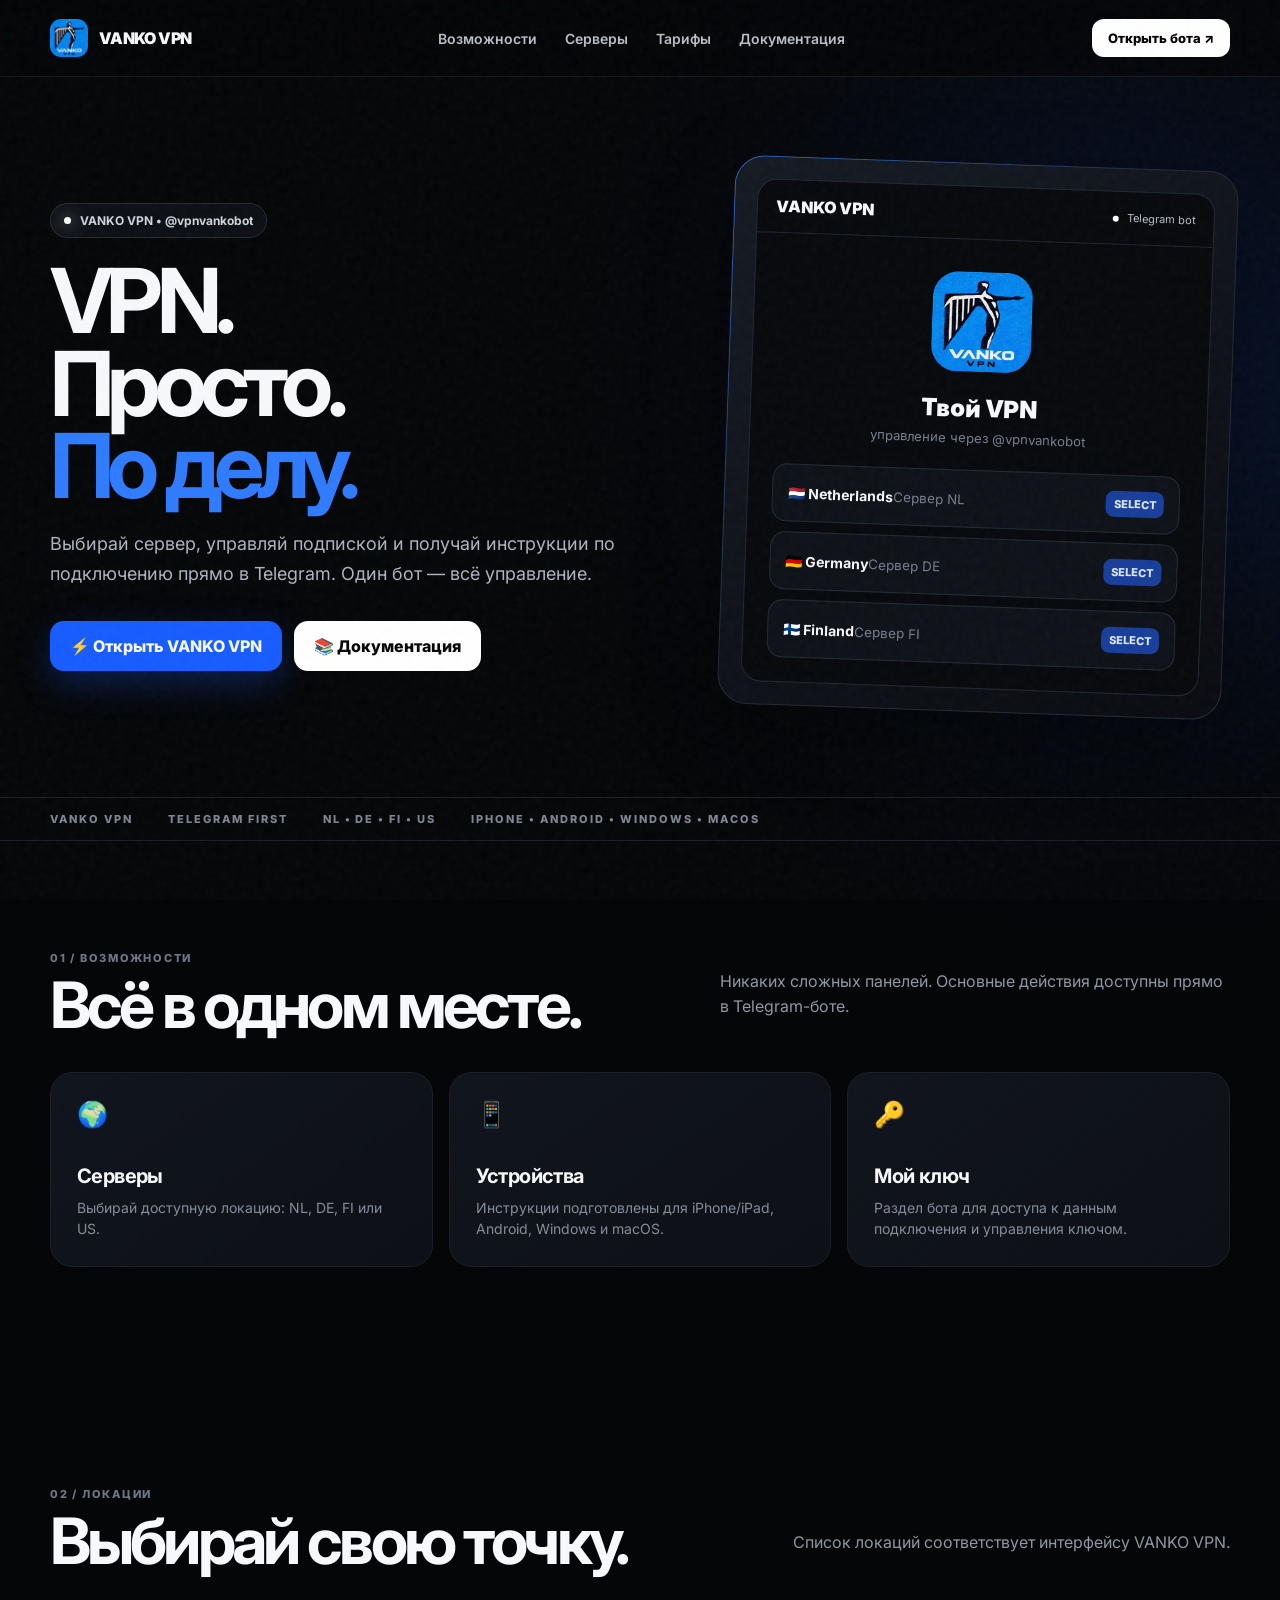
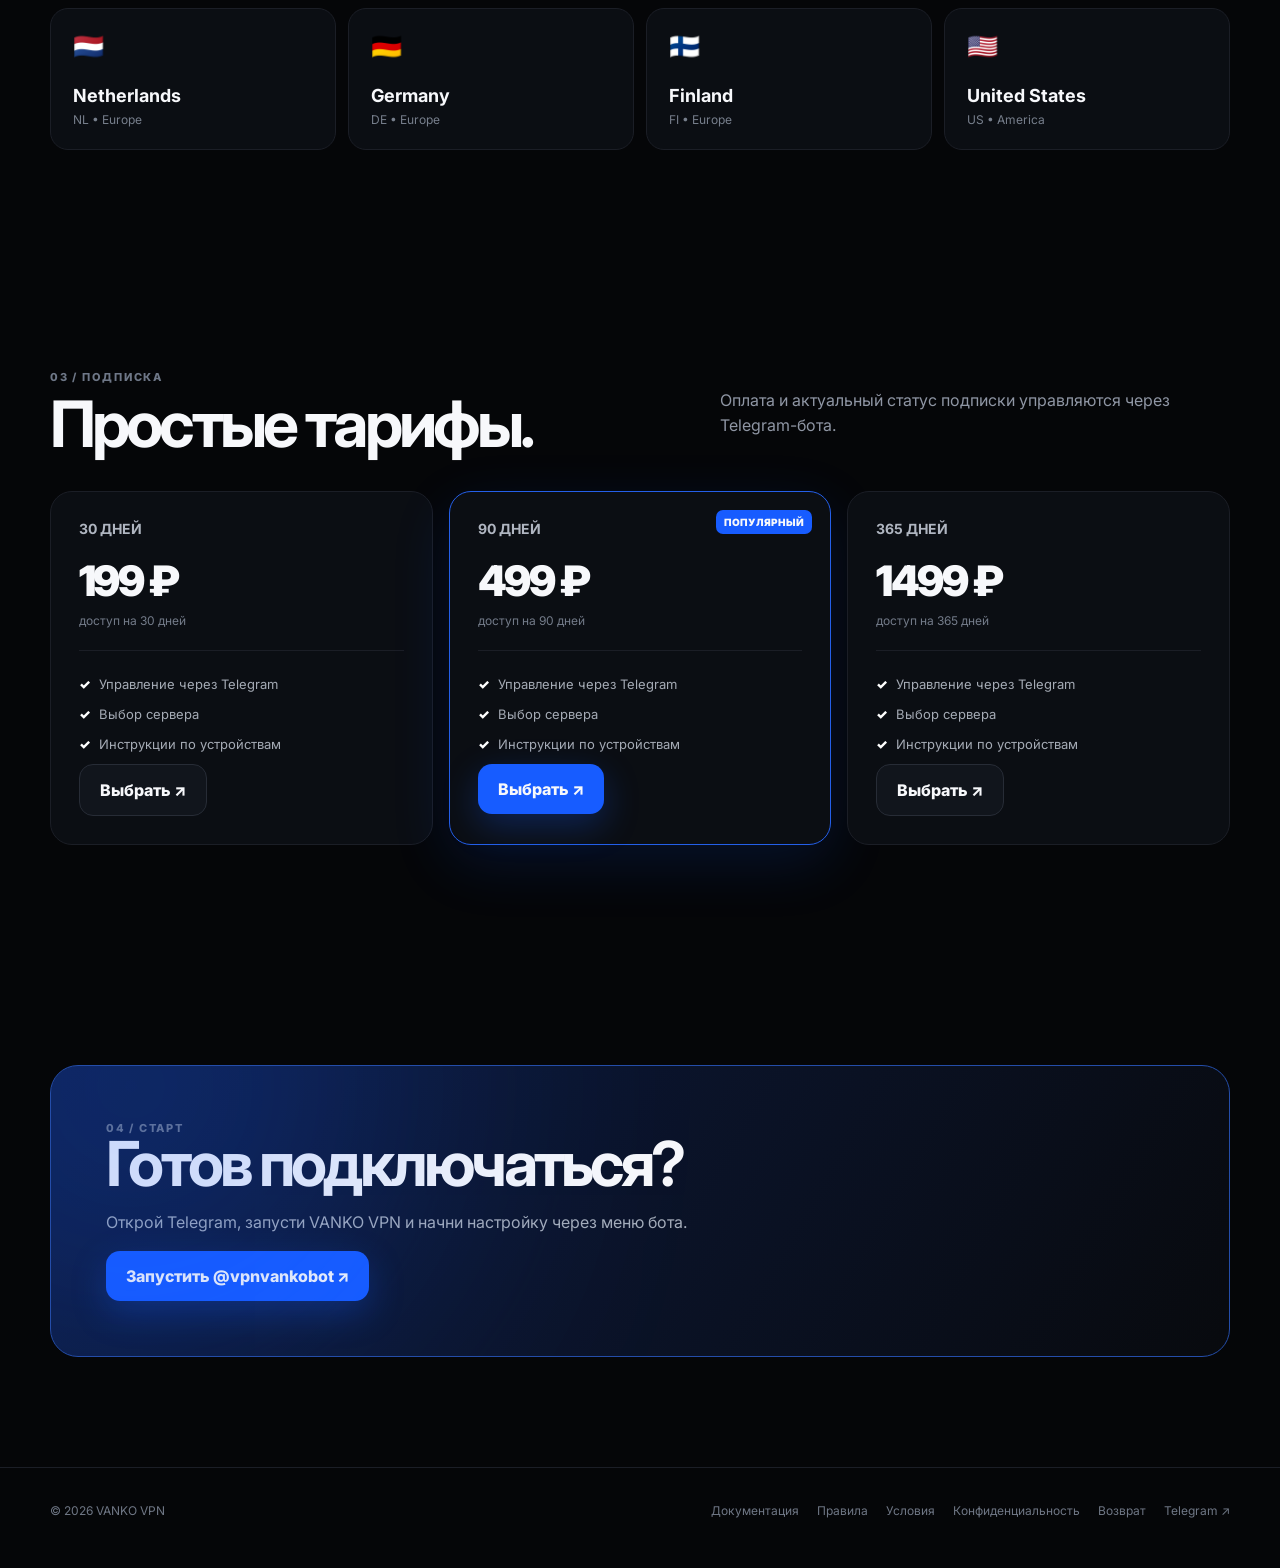
<file: index.html>
<!doctype html><html lang="ru"><head><meta charset="utf-8"><meta name="viewport" content="width=device-width,initial-scale=1"><meta name="theme-color" content="#050608"><meta name="description" content="VANKO VPN — управление подпиской, серверами и подключением через Telegram-бота."><meta property="og:title" content="VANKO VPN"><meta property="og:description" content="VANKO VPN — всё управление в Telegram."><meta property="og:image" content="logo.png"><title>VANKO VPN — всё управление в Telegram</title><link rel="stylesheet" href="style.css?v=3"><link rel="icon" href="favicon.png?v=3" type="image/png"></head><body><div class="noise"></div>
<nav class="nav"><div class="container nav-inner"><a class="brand" href="index.html"><img src="logo.png" alt="VANKO VPN">VANKO VPN</a><div class="nav-links"><a href="#features">Возможности</a><a href="#servers">Серверы</a><a href="#plans">Тарифы</a><a href="documentation.html">Документация</a></div><a class="nav-cta" href="https://t.me/vpnvankobot">Открыть бота ↗</a><button class="mobile-menu" onclick="document.querySelector('.nav-links').style.display=document.querySelector('.nav-links').style.display==='flex'?'none':'flex'">☰</button></div></nav>
<main><section class="hero container"><div class="glow"></div><div><div class="eyebrow"><i class="dot"></i> VANKO VPN • @vpnvankobot</div><h1>VPN.<span>Просто.</span><span class="blue">По делу.</span></h1><p class="lead">Выбирай сервер, управляй подпиской и получай инструкции по подключению прямо в Telegram. Один бот — всё управление.</p><div class="buttons"><a class="btn" href="https://t.me/vpnvankobot">⚡ Открыть VANKO VPN</a><a class="btn secondary" href="documentation.html">📚 Документация</a></div></div><div class="hero-card"><div class="screen"><div class="screen-top"><span class="mini-brand">VANKO VPN</span><span class="status"><i></i> Telegram bot</span></div><div class="screen-body"><img class="big-logo" src="logo.png" alt="VANKO"><div class="screen-title">Твой VPN</div><div class="screen-sub">управление через @vpnvankobot</div><div class="server"><div><b>🇳🇱 Netherlands</b><small>Сервер NL</small></div><span class="badge-blue">SELECT</span></div><div class="server"><div><b>🇩🇪 Germany</b><small>Сервер DE</small></div><span class="badge-blue">SELECT</span></div><div class="server"><div><b>🇫🇮 Finland</b><small>Сервер FI</small></div><span class="badge-blue">SELECT</span></div></div></div></div></section><div class="ticker"><div class="container"><span>VANKO VPN</span><span>TELEGRAM FIRST</span><span>NL • DE • FI • US</span><span>IPHONE • ANDROID • WINDOWS • MACOS</span></div></div>
<section id="features" class="section container"><div class="section-head"><div><div class="kicker">01 / Возможности</div><h2>Всё в одном месте.</h2></div><p class="section-intro">Никаких сложных панелей. Основные действия доступны прямо в Telegram-боте.</p></div><div class="grid"><article class="card"><div class="icon">🌍</div><h3>Серверы</h3><p>Выбирай доступную локацию: NL, DE, FI или US.</p></article><article class="card"><div class="icon">📱</div><h3>Устройства</h3><p>Инструкции подготовлены для iPhone/iPad, Android, Windows и macOS.</p></article><article class="card"><div class="icon">🔑</div><h3>Мой ключ</h3><p>Раздел бота для доступа к данным подключения и управления ключом.</p></article></div></section>
<section id="servers" class="section container"><div class="section-head"><div><div class="kicker">02 / Локации</div><h2>Выбирай свою точку.</h2></div><p class="section-intro">Список локаций соответствует интерфейсу VANKO VPN.</p></div><div class="servers"><div class="server-card"><div class="flag">🇳🇱</div><strong>Netherlands</strong><span>NL • Europe</span></div><div class="server-card"><div class="flag">🇩🇪</div><strong>Germany</strong><span>DE • Europe</span></div><div class="server-card"><div class="flag">🇫🇮</div><strong>Finland</strong><span>FI • Europe</span></div><div class="server-card"><div class="flag">🇺🇸</div><strong>United States</strong><span>US • America</span></div></div></section>
<section id="plans" class="section container"><div class="section-head"><div><div class="kicker">03 / Подписка</div><h2>Простые тарифы.</h2></div><p class="section-intro">Оплата и актуальный статус подписки управляются через Telegram-бота.</p></div><div class="plans"><article class="plan"><h3>30 ДНЕЙ</h3><div class="price">199 ₽</div><div class="period">доступ на 30 дней</div><ul><li>Управление через Telegram</li><li>Выбор сервера</li><li>Инструкции по устройствам</li></ul><a class="btn ghost" href="https://t.me/vpnvankobot">Выбрать ↗</a></article><article class="plan featured"><span class="plan-tag">ПОПУЛЯРНЫЙ</span><h3>90 ДНЕЙ</h3><div class="price">499 ₽</div><div class="period">доступ на 90 дней</div><ul><li>Управление через Telegram</li><li>Выбор сервера</li><li>Инструкции по устройствам</li></ul><a class="btn" href="https://t.me/vpnvankobot">Выбрать ↗</a></article><article class="plan"><h3>365 ДНЕЙ</h3><div class="price">1499 ₽</div><div class="period">доступ на 365 дней</div><ul><li>Управление через Telegram</li><li>Выбор сервера</li><li>Инструкции по устройствам</li></ul><a class="btn ghost" href="https://t.me/vpnvankobot">Выбрать ↗</a></article></div></section>
<section class="section container"><div class="cta"><div class="glow"></div><div class="kicker">04 / Старт</div><h2>Готов подключаться?</h2><p>Открой Telegram, запусти VANKO VPN и начни настройку через меню бота.</p><a class="btn" href="https://t.me/vpnvankobot">Запустить @vpnvankobot ↗</a></div></section></main>
<footer class="footer"><div class="container footer-inner"><div>© 2026 VANKO VPN</div><div class="footer-links"><a href="documentation.html">Документация</a><a href="rules.html">Правила</a><a href="terms.html">Условия</a><a href="privacy.html">Конфиденциальность</a><a href="refund.html">Возврат</a><a href="https://t.me/vpnvankobot">Telegram ↗</a></div></div></footer></body></html>
</file>
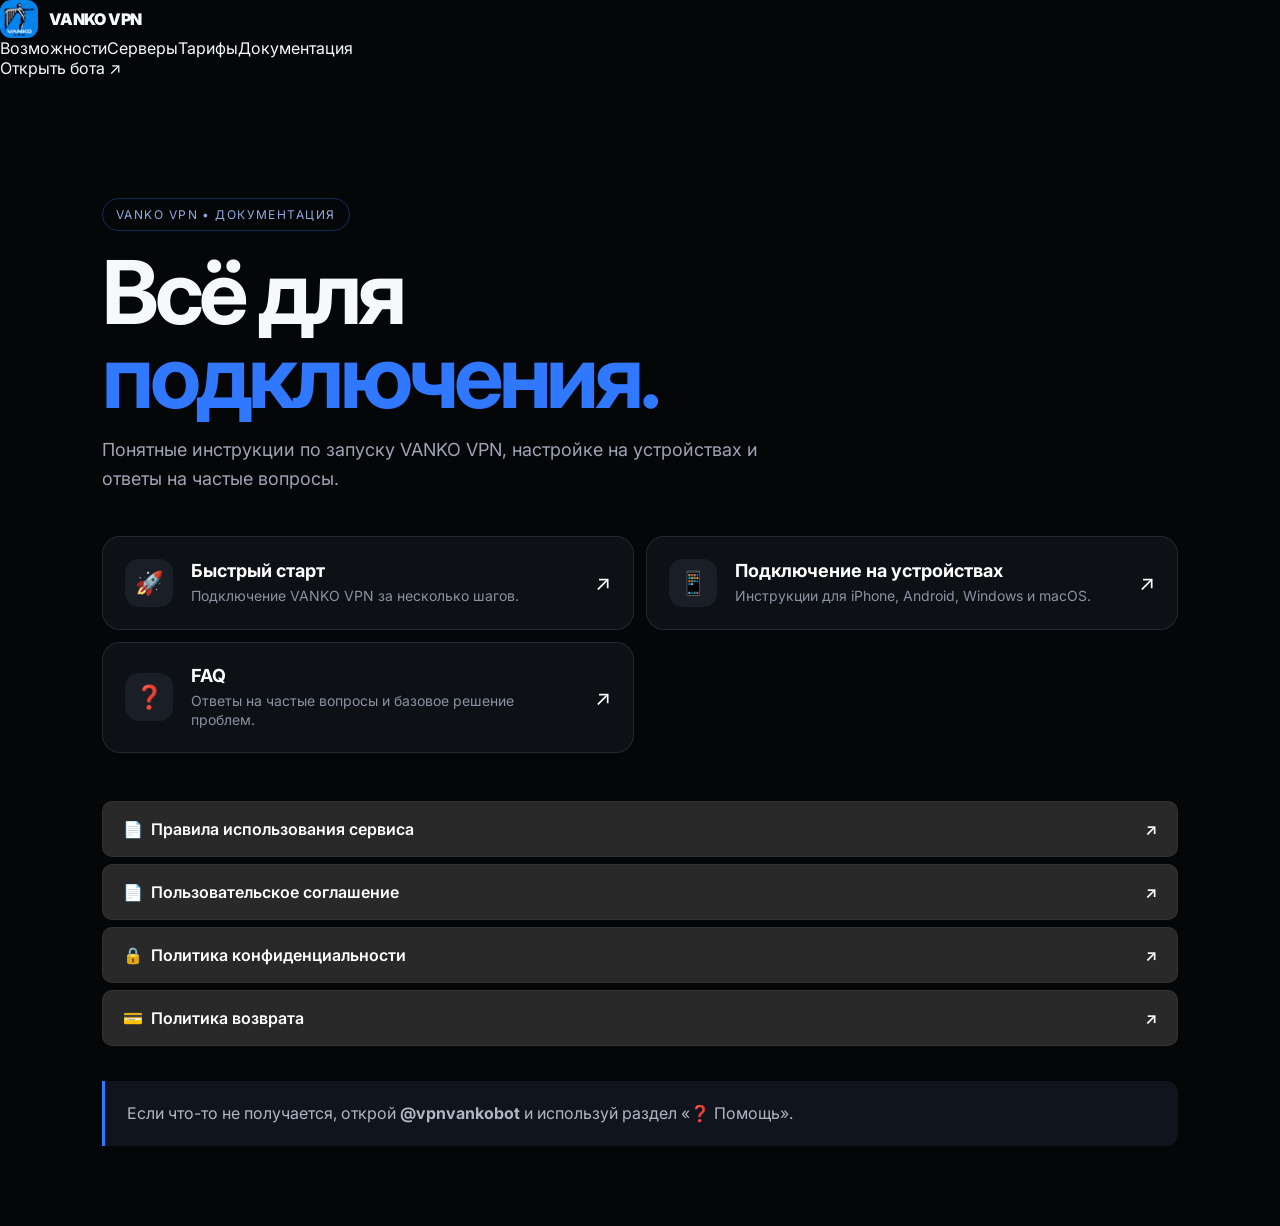
<file: documentation.html>
<!doctype html>
<html lang="ru">
<head>
<meta charset="utf-8">
<meta name="viewport" content="width=device-width, initial-scale=1">
<title>Документация — VANKO VPN</title>
<link rel="icon" href="favicon.png?v=3" type="image/png">
<link rel="stylesheet" href="style.css?v=3">
<style>
.docs-wrap{max-width:1120px;margin:0 auto;padding:120px 22px 80px}
.docs-head{margin-bottom:42px}
.docs-tag{display:inline-block;border:1px solid #2f78ff55;border-radius:999px;padding:8px 13px;color:#8eabdf;font-size:12px;letter-spacing:.12em}
.docs-head h1{font-size:clamp(48px,7vw,88px);line-height:.95;margin:20px 0 14px;letter-spacing:-.05em}
.docs-head h1 span{color:#2f78ff}
.docs-head p{max-width:700px;color:#9ca5b5;font-size:18px;line-height:1.6}
.materials{display:grid;grid-template-columns:1fr 1fr;gap:12px}
.material{display:flex;align-items:center;gap:18px;padding:22px;border:1px solid rgba(255,255,255,.1);border-radius:18px;background:rgba(15,19,25,.8);color:#fff;text-decoration:none;transition:.2s}
.material:hover{transform:translateY(-2px);border-color:#2f78ff99;background:rgba(25,30,40,.9)}
.material .ico{width:48px;height:48px;border-radius:14px;display:grid;place-items:center;background:#191e27;font-size:23px;flex:none}
.material h2{font-size:18px;margin:0 0 5px}.material p{margin:0;color:#8993a3;font-size:14px;line-height:1.4}.arrow{margin-left:auto;font-size:21px}
.legal{margin-top:48px;display:grid;gap:7px}.legal a{display:flex;justify-content:space-between;align-items:center;padding:17px 20px;border-radius:10px;background:#292929;border:1px solid #ffffff0b;color:#fff;text-decoration:none;font-weight:600}.legal a:hover{background:#343434}
.docs-note{margin-top:35px;padding:20px 22px;border-left:3px solid #2f78ff;background:#10151d;color:#aeb6c4;line-height:1.55;border-radius:0 12px 12px 0}
@media(max-width:720px){.docs-wrap{padding:95px 15px 55px}.materials{grid-template-columns:1fr}.docs-head h1{font-size:56px}.docs-head p{font-size:16px}}
</style>
</head>
<body>
<header class="site-header">
<a class="brand" href="index.html"><img src="logo.png" alt="VANKO VPN"><span>VANKO VPN</span></a>
<nav><a href="index.html#features">Возможности</a><a href="index.html#servers">Серверы</a><a href="index.html#plans">Тарифы</a><a class="active" href="documentation.html">Документация</a></nav>
<a class="header-btn" href="https://t.me/vpnvankobot">Открыть бота ↗</a>
</header>

<main class="docs-wrap">
<section class="docs-head">
<div class="docs-tag">VANKO VPN • ДОКУМЕНТАЦИЯ</div>
<h1>Всё для<br><span>подключения.</span></h1>
<p>Понятные инструкции по запуску VANKO VPN, настройке на устройствах и ответы на частые вопросы.</p>
</section>

<section class="materials">
<a class="material" href="files/QUICK_START.md"><div class="ico">🚀</div><div><h2>Быстрый старт</h2><p>Подключение VANKO VPN за несколько шагов.</p></div><span class="arrow">↗</span></a>
<a class="material" href="files/PLATFORMS.md"><div class="ico">📱</div><div><h2>Подключение на устройствах</h2><p>Инструкции для iPhone, Android, Windows и macOS.</p></div><span class="arrow">↗</span></a>
<a class="material" href="files/FAQ.md"><div class="ico">❓</div><div><h2>FAQ</h2><p>Ответы на частые вопросы и базовое решение проблем.</p></div><span class="arrow">↗</span></a>
</section>

<section class="legal">
<a href="rules.html"><span>📄 &nbsp;Правила использования сервиса</span><span>↗</span></a>
<a href="terms.html"><span>📄 &nbsp;Пользовательское соглашение</span><span>↗</span></a>
<a href="privacy.html"><span>🔒 &nbsp;Политика конфиденциальности</span><span>↗</span></a>
<a href="refund.html"><span>💳 &nbsp;Политика возврата</span><span>↗</span></a>
</section>

<div class="docs-note">Если что-то не получается, открой <b>@vpnvankobot</b> и используй раздел «❓ Помощь».</div>
</main>
</body>
</html>
</file>
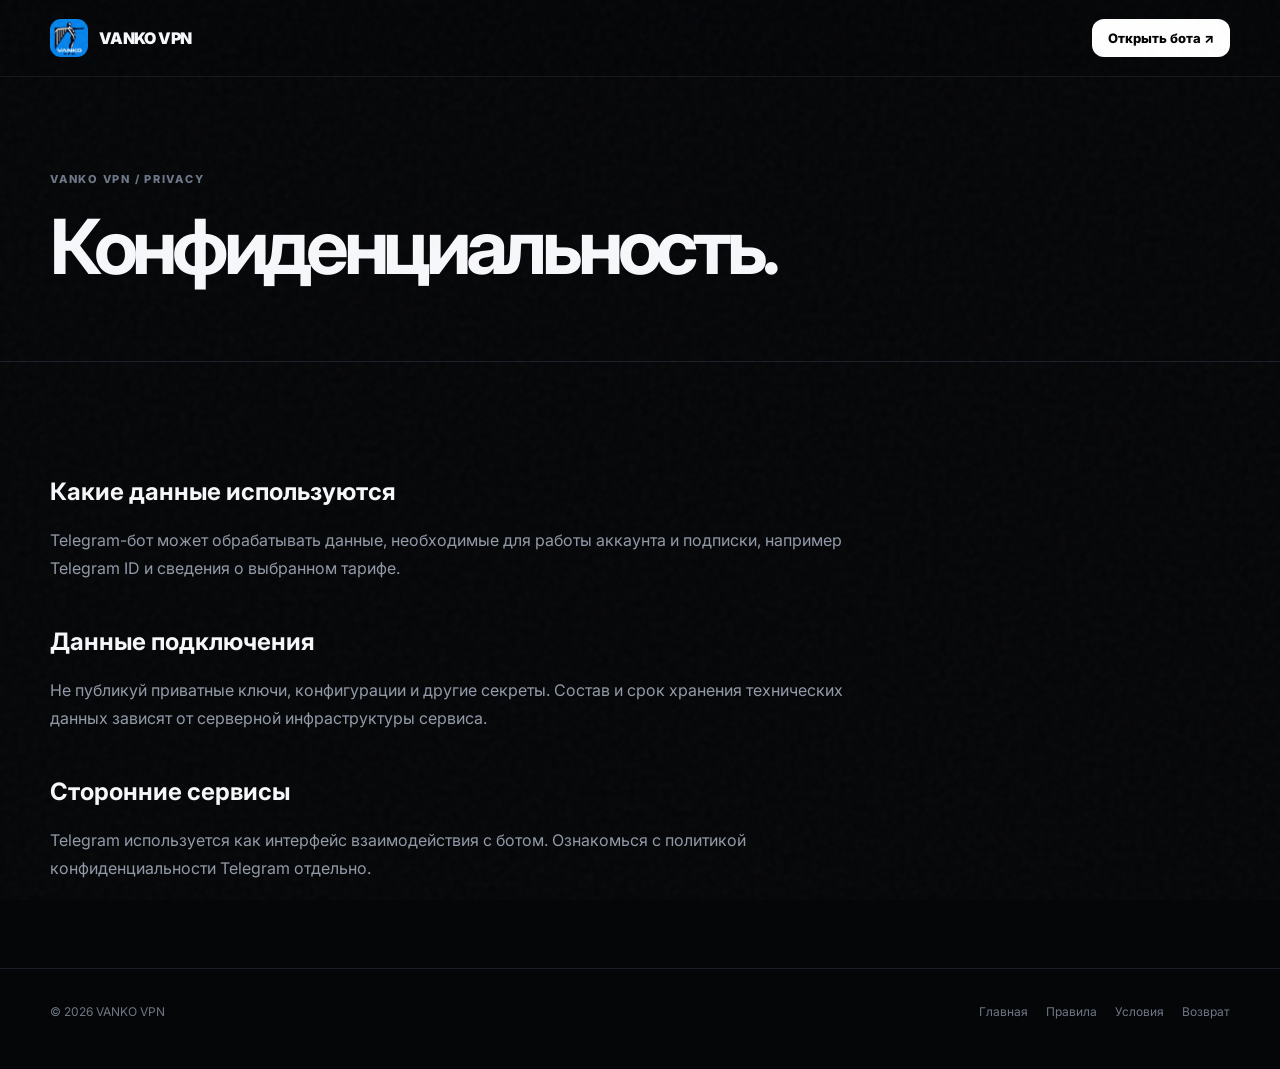
<file: privacy.html>
<!doctype html><html lang="ru"><head><meta charset="utf-8"><meta name="viewport" content="width=device-width,initial-scale=1"><title>Конфиденциальность — VANKO VPN</title><link rel="stylesheet" href="style.css?v=3"><link rel="icon" href="favicon.png?v=3" type="image/png"></head><body><div class="noise"></div><nav class="nav"><div class="container nav-inner"><a class="brand" href="index.html"><img src="logo.png" alt="VANKO">VANKO VPN</a><a class="nav-cta" href="https://t.me/vpnvankobot">Открыть бота ↗</a></div></nav><header class="page-hero"><div class="container"><div class="kicker">VANKO VPN / PRIVACY</div><h1>Конфиденциальность.</h1></div></header><main class="container"><article class="prose"><h2>Какие данные используются</h2><p>Telegram-бот может обрабатывать данные, необходимые для работы аккаунта и подписки, например Telegram ID и сведения о выбранном тарифе.</p><h2>Данные подключения</h2><p>Не публикуй приватные ключи, конфигурации и другие секреты. Состав и срок хранения технических данных зависят от серверной инфраструктуры сервиса.</p><h2>Сторонние сервисы</h2><p>Telegram используется как интерфейс взаимодействия с ботом. Ознакомься с политикой конфиденциальности Telegram отдельно.</p></article></main><footer class="footer"><div class="container footer-inner"><div>© 2026 VANKO VPN</div><div class="footer-links"><a href="index.html">Главная</a><a href="rules.html">Правила</a><a href="terms.html">Условия</a><a href="refund.html">Возврат</a></div></div></footer></body></html>
</file>
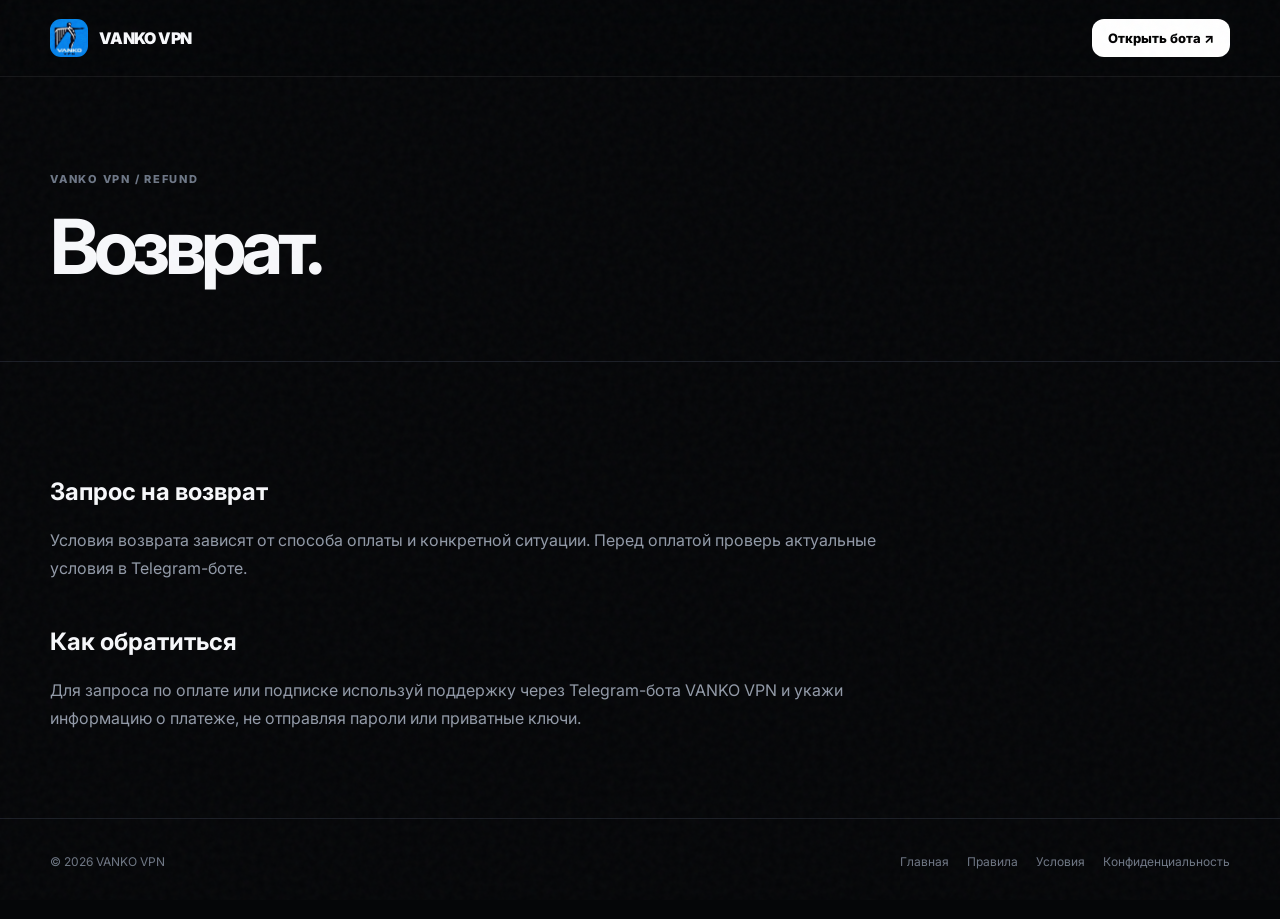
<file: refund.html>
<!doctype html><html lang="ru"><head><meta charset="utf-8"><meta name="viewport" content="width=device-width,initial-scale=1"><title>Возврат — VANKO VPN</title><link rel="stylesheet" href="style.css?v=3"><link rel="icon" href="favicon.png?v=3" type="image/png"></head><body><div class="noise"></div><nav class="nav"><div class="container nav-inner"><a class="brand" href="index.html"><img src="logo.png" alt="VANKO">VANKO VPN</a><a class="nav-cta" href="https://t.me/vpnvankobot">Открыть бота ↗</a></div></nav><header class="page-hero"><div class="container"><div class="kicker">VANKO VPN / REFUND</div><h1>Возврат.</h1></div></header><main class="container"><article class="prose"><h2>Запрос на возврат</h2><p>Условия возврата зависят от способа оплаты и конкретной ситуации. Перед оплатой проверь актуальные условия в Telegram-боте.</p><h2>Как обратиться</h2><p>Для запроса по оплате или подписке используй поддержку через Telegram-бота VANKO VPN и укажи информацию о платеже, не отправляя пароли или приватные ключи.</p></article></main><footer class="footer"><div class="container footer-inner"><div>© 2026 VANKO VPN</div><div class="footer-links"><a href="index.html">Главная</a><a href="rules.html">Правила</a><a href="terms.html">Условия</a><a href="privacy.html">Конфиденциальность</a></div></div></footer></body></html>
</file>
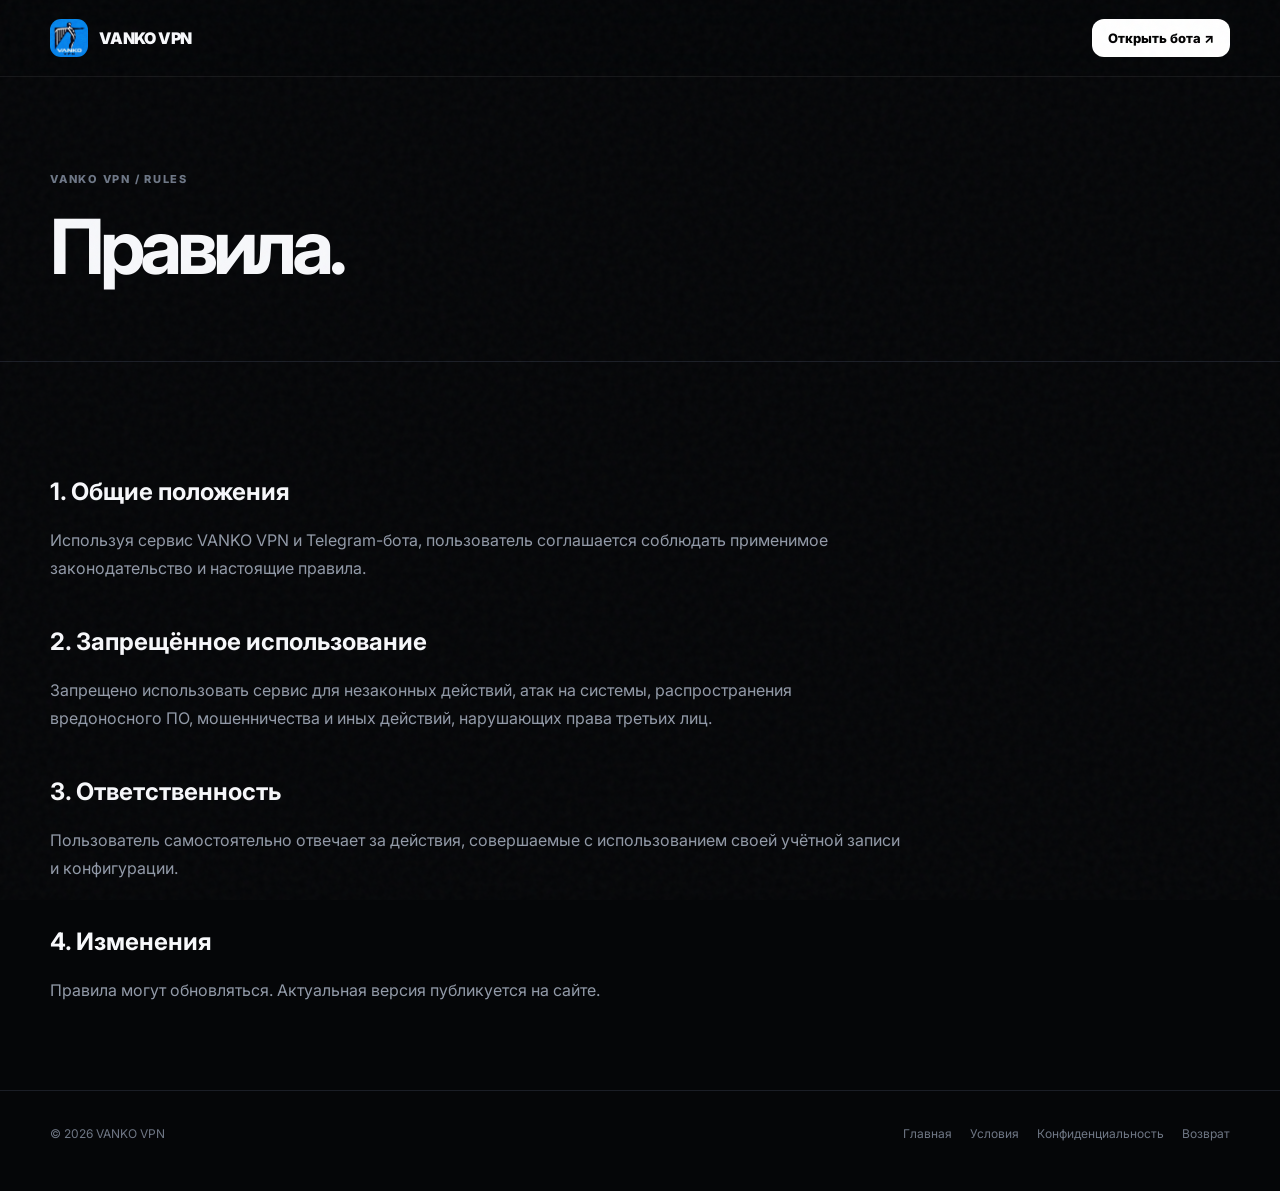
<file: rules.html>
<!doctype html><html lang="ru"><head><meta charset="utf-8"><meta name="viewport" content="width=device-width,initial-scale=1"><title>Правила — VANKO VPN</title><link rel="stylesheet" href="style.css?v=3"><link rel="icon" href="favicon.png?v=3" type="image/png"></head><body><div class="noise"></div><nav class="nav"><div class="container nav-inner"><a class="brand" href="index.html"><img src="logo.png" alt="VANKO">VANKO VPN</a><a class="nav-cta" href="https://t.me/vpnvankobot">Открыть бота ↗</a></div></nav><header class="page-hero"><div class="container"><div class="kicker">VANKO VPN / RULES</div><h1>Правила.</h1></div></header><main class="container"><article class="prose"><h2>1. Общие положения</h2><p>Используя сервис VANKO VPN и Telegram-бота, пользователь соглашается соблюдать применимое законодательство и настоящие правила.</p><h2>2. Запрещённое использование</h2><p>Запрещено использовать сервис для незаконных действий, атак на системы, распространения вредоносного ПО, мошенничества и иных действий, нарушающих права третьих лиц.</p><h2>3. Ответственность</h2><p>Пользователь самостоятельно отвечает за действия, совершаемые с использованием своей учётной записи и конфигурации.</p><h2>4. Изменения</h2><p>Правила могут обновляться. Актуальная версия публикуется на сайте.</p></article></main><footer class="footer"><div class="container footer-inner"><div>© 2026 VANKO VPN</div><div class="footer-links"><a href="index.html">Главная</a><a href="terms.html">Условия</a><a href="privacy.html">Конфиденциальность</a><a href="refund.html">Возврат</a></div></div></footer></body></html>
</file>
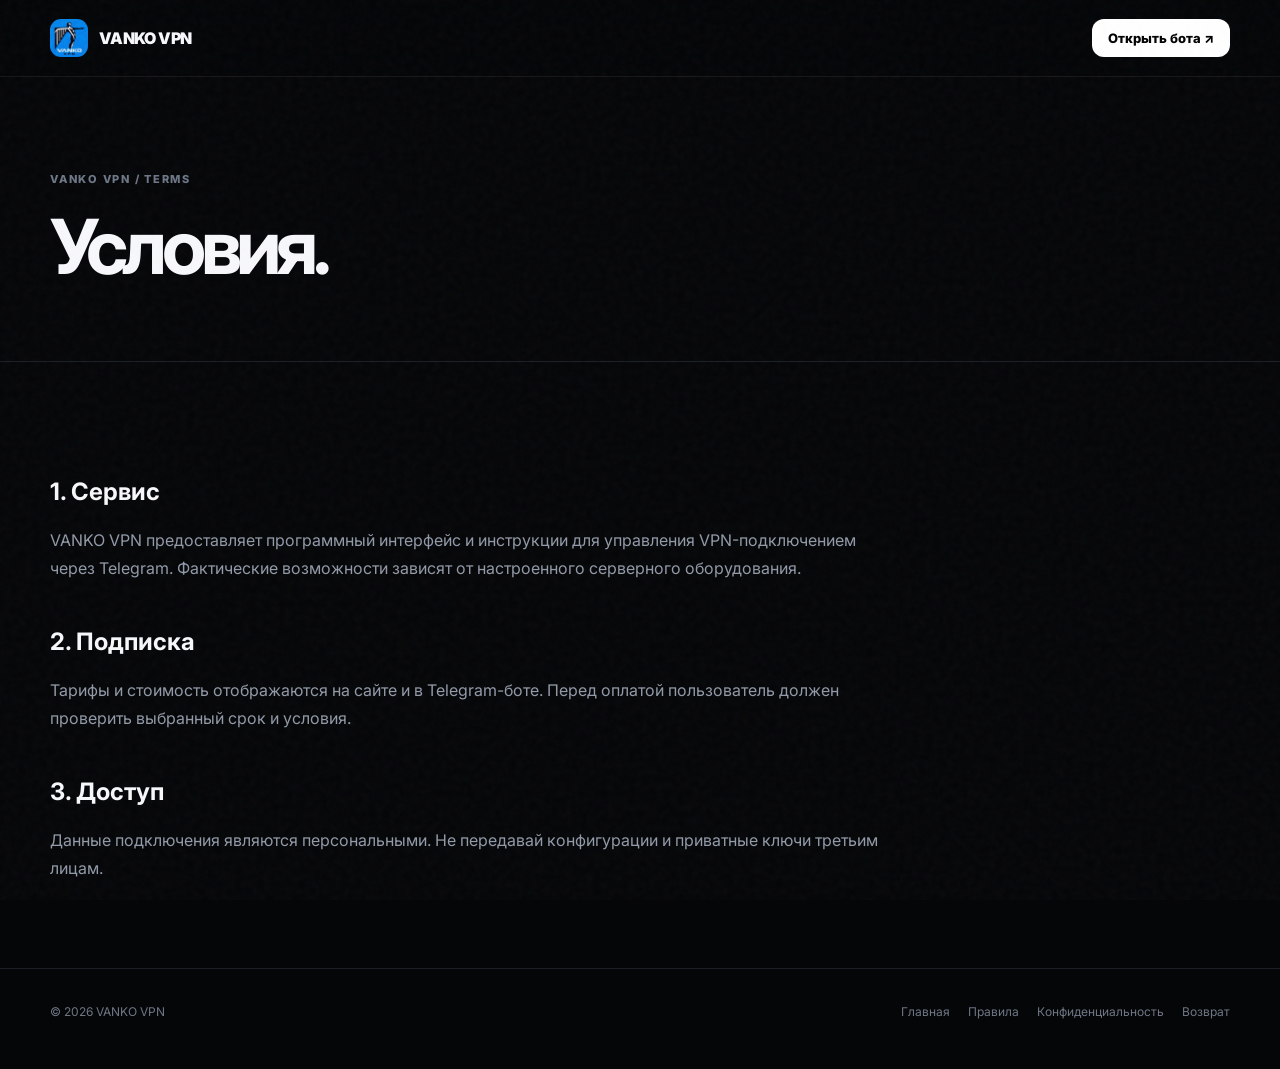
<file: terms.html>
<!doctype html><html lang="ru"><head><meta charset="utf-8"><meta name="viewport" content="width=device-width,initial-scale=1"><title>Условия — VANKO VPN</title><link rel="stylesheet" href="style.css?v=3"><link rel="icon" href="favicon.png?v=3" type="image/png"></head><body><div class="noise"></div><nav class="nav"><div class="container nav-inner"><a class="brand" href="index.html"><img src="logo.png" alt="VANKO">VANKO VPN</a><a class="nav-cta" href="https://t.me/vpnvankobot">Открыть бота ↗</a></div></nav><header class="page-hero"><div class="container"><div class="kicker">VANKO VPN / TERMS</div><h1>Условия.</h1></div></header><main class="container"><article class="prose"><h2>1. Сервис</h2><p>VANKO VPN предоставляет программный интерфейс и инструкции для управления VPN-подключением через Telegram. Фактические возможности зависят от настроенного серверного оборудования.</p><h2>2. Подписка</h2><p>Тарифы и стоимость отображаются на сайте и в Telegram-боте. Перед оплатой пользователь должен проверить выбранный срок и условия.</p><h2>3. Доступ</h2><p>Данные подключения являются персональными. Не передавай конфигурации и приватные ключи третьим лицам.</p></article></main><footer class="footer"><div class="container footer-inner"><div>© 2026 VANKO VPN</div><div class="footer-links"><a href="index.html">Главная</a><a href="rules.html">Правила</a><a href="privacy.html">Конфиденциальность</a><a href="refund.html">Возврат</a></div></div></footer></body></html>
</file>
<file: style.css>
@import url('https://fonts.googleapis.com/css2?family=Inter:wght@400;500;600;700;800;900&display=swap');
:root{--blue:#175cff;--blue2:#2f7bff;--black:#050608;--white:#f7f8fb;--muted:#9da4b2;--line:#1b1e26;--card:#0d1016;--card2:#11151d;--shadow:0 24px 80px rgba(0,0,0,.42)}
*{box-sizing:border-box}html{scroll-behavior:smooth}body{margin:0;background:var(--black);color:var(--white);font-family:Inter,Arial,sans-serif;overflow-x:hidden}a{color:inherit;text-decoration:none}.noise{position:fixed;inset:0;pointer-events:none;opacity:.035;background-image:url("data:image/svg+xml,%3Csvg viewBox='0 0 160 160' xmlns='http://www.w3.org/2000/svg'%3E%3Cfilter id='n'%3E%3CfeTurbulence type='fractalNoise' baseFrequency='.8' numOctaves='3' stitchTiles='stitch'/%3E%3C/filter%3E%3Crect width='100%25' height='100%25' filter='url(%23n)'/%3E%3C/svg%3E");z-index:50}.glow{position:absolute;width:520px;height:520px;border-radius:50%;background:var(--blue);filter:blur(140px);opacity:.18;pointer-events:none}.container{width:min(1180px,calc(100% - 40px));margin:auto}.nav{position:sticky;top:0;z-index:40;background:rgba(5,6,8,.76);backdrop-filter:blur(18px);border-bottom:1px solid rgba(255,255,255,.07)}.nav-inner{height:76px;display:flex;align-items:center;justify-content:space-between}.brand{display:flex;align-items:center;gap:11px;font-weight:900;letter-spacing:-.04em}.brand img{width:38px;height:38px;border-radius:11px;object-fit:cover}.nav-links{display:flex;gap:28px;color:#b9bec8;font-size:14px;font-weight:600}.nav-links a:hover{color:#fff}.nav-cta{padding:11px 16px;border-radius:12px;background:#fff;color:#000;font-weight:800;font-size:13px}.hero{min-height:720px;display:grid;grid-template-columns:1.1fr .9fr;align-items:center;gap:60px;position:relative}.hero .glow{right:-160px;top:50px}.eyebrow{display:inline-flex;align-items:center;gap:9px;border:1px solid #252b36;background:#0c0f14;padding:9px 13px;border-radius:999px;color:#cfd4dd;font-size:12px;font-weight:700}.dot{width:7px;height:7px;border-radius:50%;background:#fff;box-shadow:0 0 18px #fff}.hero h1{font-size:clamp(52px,7vw,94px);line-height:.92;letter-spacing:-.075em;margin:22px 0}.hero h1 span{display:block}.blue{color:var(--blue2)}.lead{max-width:610px;color:#aeb4bf;font-size:18px;line-height:1.65}.buttons{display:flex;gap:12px;flex-wrap:wrap;margin-top:32px}.btn{display:inline-flex;align-items:center;justify-content:center;padding:15px 20px;border-radius:14px;background:var(--blue);font-weight:800;box-shadow:0 12px 35px rgba(23,92,255,.28);transition:.2s}.btn:hover{transform:translateY(-2px);filter:brightness(1.08)}.btn.secondary{background:#fff;color:#050608;box-shadow:none}.btn.ghost{background:#11151c;border:1px solid #272c36;box-shadow:none}.hero-card{position:relative;background:linear-gradient(145deg,#151a23,#090b10);border:1px solid #252a34;border-radius:30px;padding:22px;box-shadow:var(--shadow);transform:rotate(2deg)}.hero-card:before{content:"";position:absolute;inset:-1px;border-radius:30px;padding:1px;background:linear-gradient(130deg,rgba(47,123,255,.65),transparent 45%);-webkit-mask:linear-gradient(#000 0 0) content-box,linear-gradient(#000 0 0);-webkit-mask-composite:xor;mask-composite:exclude;pointer-events:none}.screen{background:#07090d;border-radius:20px;border:1px solid #222732;overflow:hidden}.screen-top{padding:16px 18px;display:flex;align-items:center;justify-content:space-between;border-bottom:1px solid #20242d}.mini-brand{font-weight:900}.status{font-size:11px;color:#b9bec8}.status i{display:inline-block;width:6px;height:6px;border-radius:50%;background:#fff;margin-right:5px}.screen-body{padding:24px}.big-logo{width:100px;height:100px;border-radius:26px;object-fit:cover;display:block;margin:8px auto 22px}.screen-title{text-align:center;font-size:24px;font-weight:900}.screen-sub{text-align:center;color:#777f8e;font-size:13px;margin:7px 0 24px}.server{padding:15px;border:1px solid #242a34;background:#0e1218;border-radius:15px;display:flex;justify-content:space-between;align-items:center;margin-top:10px}.server b{font-size:14px}.server small{color:#777f8e}.badge-blue{font-size:11px;font-weight:800;background:#183e9b;color:#dce7ff;padding:6px 8px;border-radius:8px}.ticker{border-block:1px solid var(--line);padding:14px 0;overflow:hidden;white-space:nowrap;color:#7e8592;font-size:11px;font-weight:800;letter-spacing:.18em}.ticker span{margin-right:35px}.section{padding:110px 0}.section-head{display:flex;justify-content:space-between;align-items:end;gap:30px;margin-bottom:36px}.kicker{color:#6e7787;text-transform:uppercase;letter-spacing:.16em;font-size:11px;font-weight:800}.section h2{font-size:clamp(38px,5vw,64px);line-height:.95;letter-spacing:-.06em;margin:10px 0 0}.section-intro{max-width:510px;color:#8f96a4;line-height:1.6}.grid{display:grid;grid-template-columns:repeat(3,1fr);gap:16px}.card{background:linear-gradient(145deg,var(--card2),var(--card));border:1px solid var(--line);border-radius:22px;padding:26px;min-height:190px;transition:.2s}.card:hover{border-color:#303744;transform:translateY(-3px)}.icon{font-size:25px;margin-bottom:35px}.card h3{font-size:20px;margin:0 0 9px;letter-spacing:-.03em}.card p{color:#858d9b;line-height:1.55;font-size:14px;margin:0}.plans{display:grid;grid-template-columns:repeat(3,1fr);gap:16px}.plan{padding:28px;border-radius:22px;border:1px solid var(--line);background:#0b0e13;position:relative}.plan.featured{border-color:#245fe9;box-shadow:0 18px 60px rgba(23,92,255,.14)}.plan-tag{position:absolute;top:18px;right:18px;background:var(--blue);font-size:10px;font-weight:900;padding:6px 8px;border-radius:7px}.plan h3{margin:0;color:#b0b6c1;font-size:14px}.price{font-size:42px;font-weight:900;letter-spacing:-.06em;margin:18px 0 7px}.period{color:#737b89;font-size:12px}.plan ul{list-style:none;padding:18px 0 5px;margin:0;border-top:1px solid var(--line);margin-top:22px}.plan li{padding:7px 0;color:#a5abb5;font-size:13px}.plan li:before{content:'✓';color:#fff;margin-right:9px;font-weight:900}.servers{display:grid;grid-template-columns:repeat(4,1fr);gap:12px}.server-card{border:1px solid var(--line);background:#0b0e13;border-radius:18px;padding:22px}.flag{font-size:25px}.server-card strong{display:block;margin-top:24px;font-size:18px}.server-card span{display:block;color:#777f8c;font-size:12px;margin-top:6px}.docs{display:grid;grid-template-columns:1.2fr .8fr;gap:16px}.doc-main,.doc-side{border:1px solid var(--line);background:#0b0e13;border-radius:22px;padding:28px}.doc-main h3,.doc-side h3{margin-top:0}.doc-links{display:grid;gap:10px}.doc-link{display:flex;align-items:center;justify-content:space-between;border:1px solid var(--line);padding:15px;border-radius:14px;background:#0e1218}.doc-link:hover{border-color:#2c3440}.faq{display:grid;grid-template-columns:1fr 1fr;gap:12px}.faq details{border:1px solid var(--line);background:#0b0e13;border-radius:15px;padding:18px}.faq summary{cursor:pointer;font-weight:700}.faq p{color:#858d9b;line-height:1.55;font-size:13px}.cta{position:relative;overflow:hidden;border:1px solid #244da9;background:linear-gradient(120deg,#0d1c43,#080a0e);border-radius:28px;padding:55px}.cta .glow{left:-180px;top:-240px;opacity:.28}.cta h2{font-size:clamp(38px,5vw,62px);letter-spacing:-.06em;margin:0 0 12px}.cta p{color:#a5adba;max-width:600px;line-height:1.6}.footer{border-top:1px solid var(--line);padding:35px 0 50px;color:#6f7785;font-size:12px}.footer-inner{display:flex;justify-content:space-between;gap:20px}.footer-links{display:flex;gap:18px;flex-wrap:wrap}.page-hero{padding:95px 0 55px;border-bottom:1px solid var(--line)}.page-hero h1{font-size:clamp(44px,6vw,76px);letter-spacing:-.07em;margin:14px 0}.prose{max-width:850px;padding:70px 0}.prose h2{margin-top:45px}.prose p,.prose li{color:#929aa8;line-height:1.75}.code{background:#080a0e;border:1px solid var(--line);padding:18px;border-radius:14px;overflow:auto;color:#d8dce4;font-family:ui-monospace,SFMono-Regular,Menlo,monospace;font-size:12px}.mobile-menu{display:none}
@media(max-width:850px){.nav-links,.nav-cta{display:none}.mobile-menu{display:block;background:none;border:1px solid #252a34;color:#fff;border-radius:10px;padding:8px 10px}.hero{grid-template-columns:1fr;min-height:auto;padding:80px 0 70px}.hero-card{max-width:520px;margin:auto;width:100%}.grid,.plans{grid-template-columns:1fr}.servers{grid-template-columns:1fr 1fr}.docs,.faq{grid-template-columns:1fr}.section{padding:75px 0}.section-head{display:block}.section-intro{margin-top:20px}.footer-inner{display:block}.footer-links{margin-top:15px}.cta{padding:35px 25px}}
@media(max-width:500px){.container{width:min(100% - 28px,1180px)}.hero h1{font-size:53px}.lead{font-size:16px}.buttons .btn{width:100%}.servers{grid-template-columns:1fr}.hero-card{padding:12px}.big-logo{width:80px;height:80px}}
</file>
